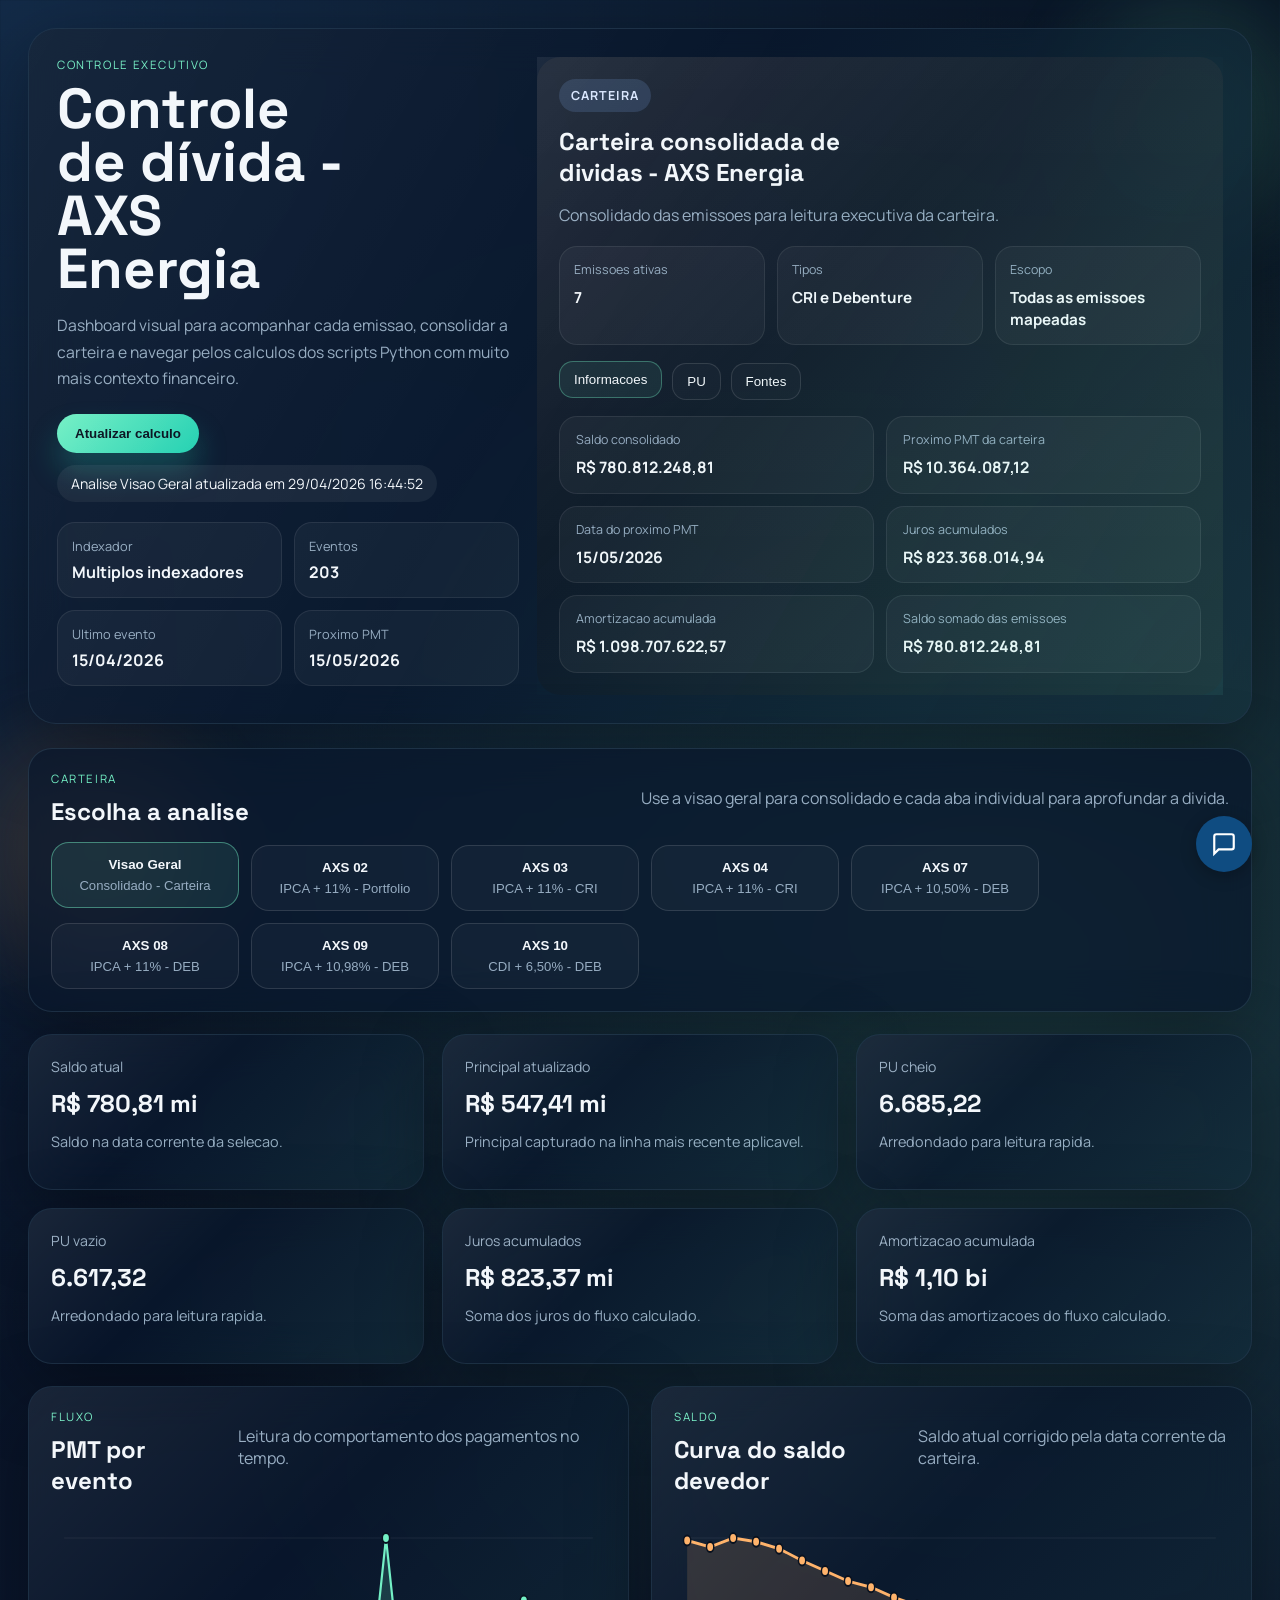
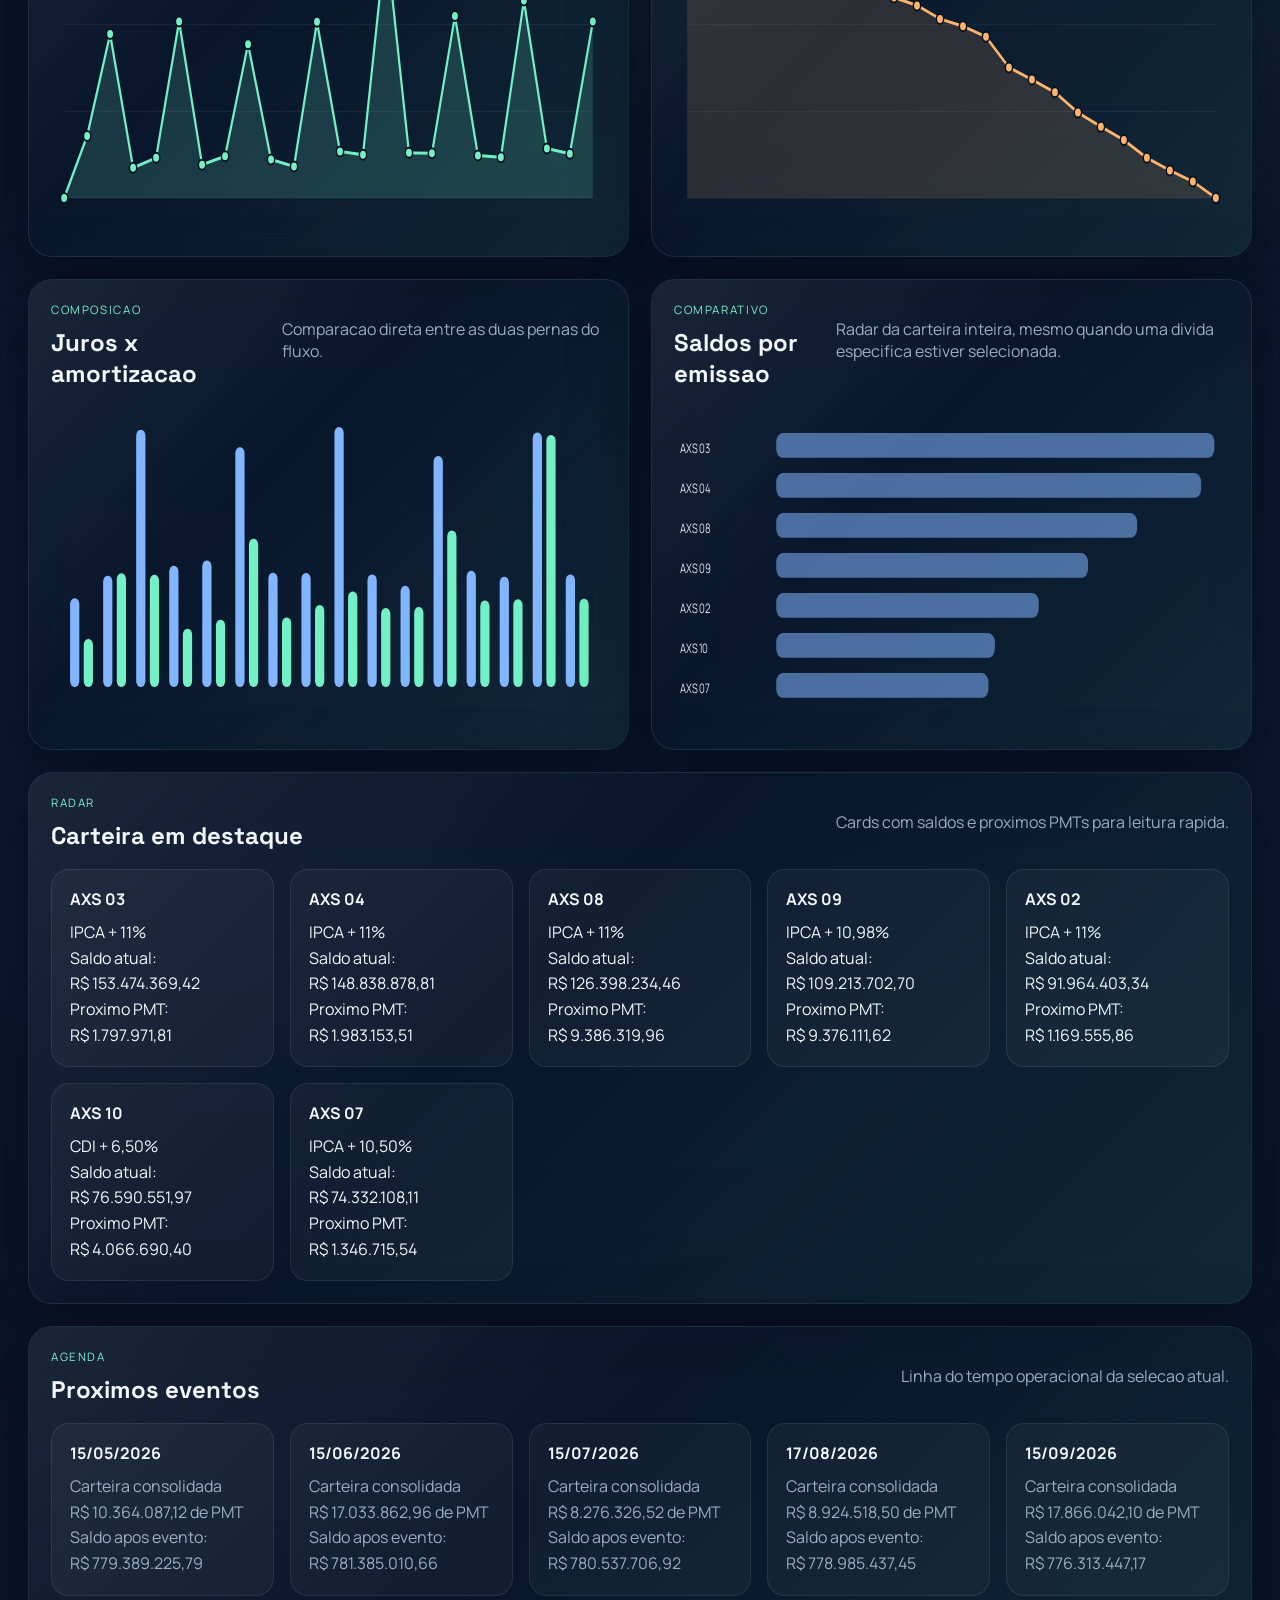
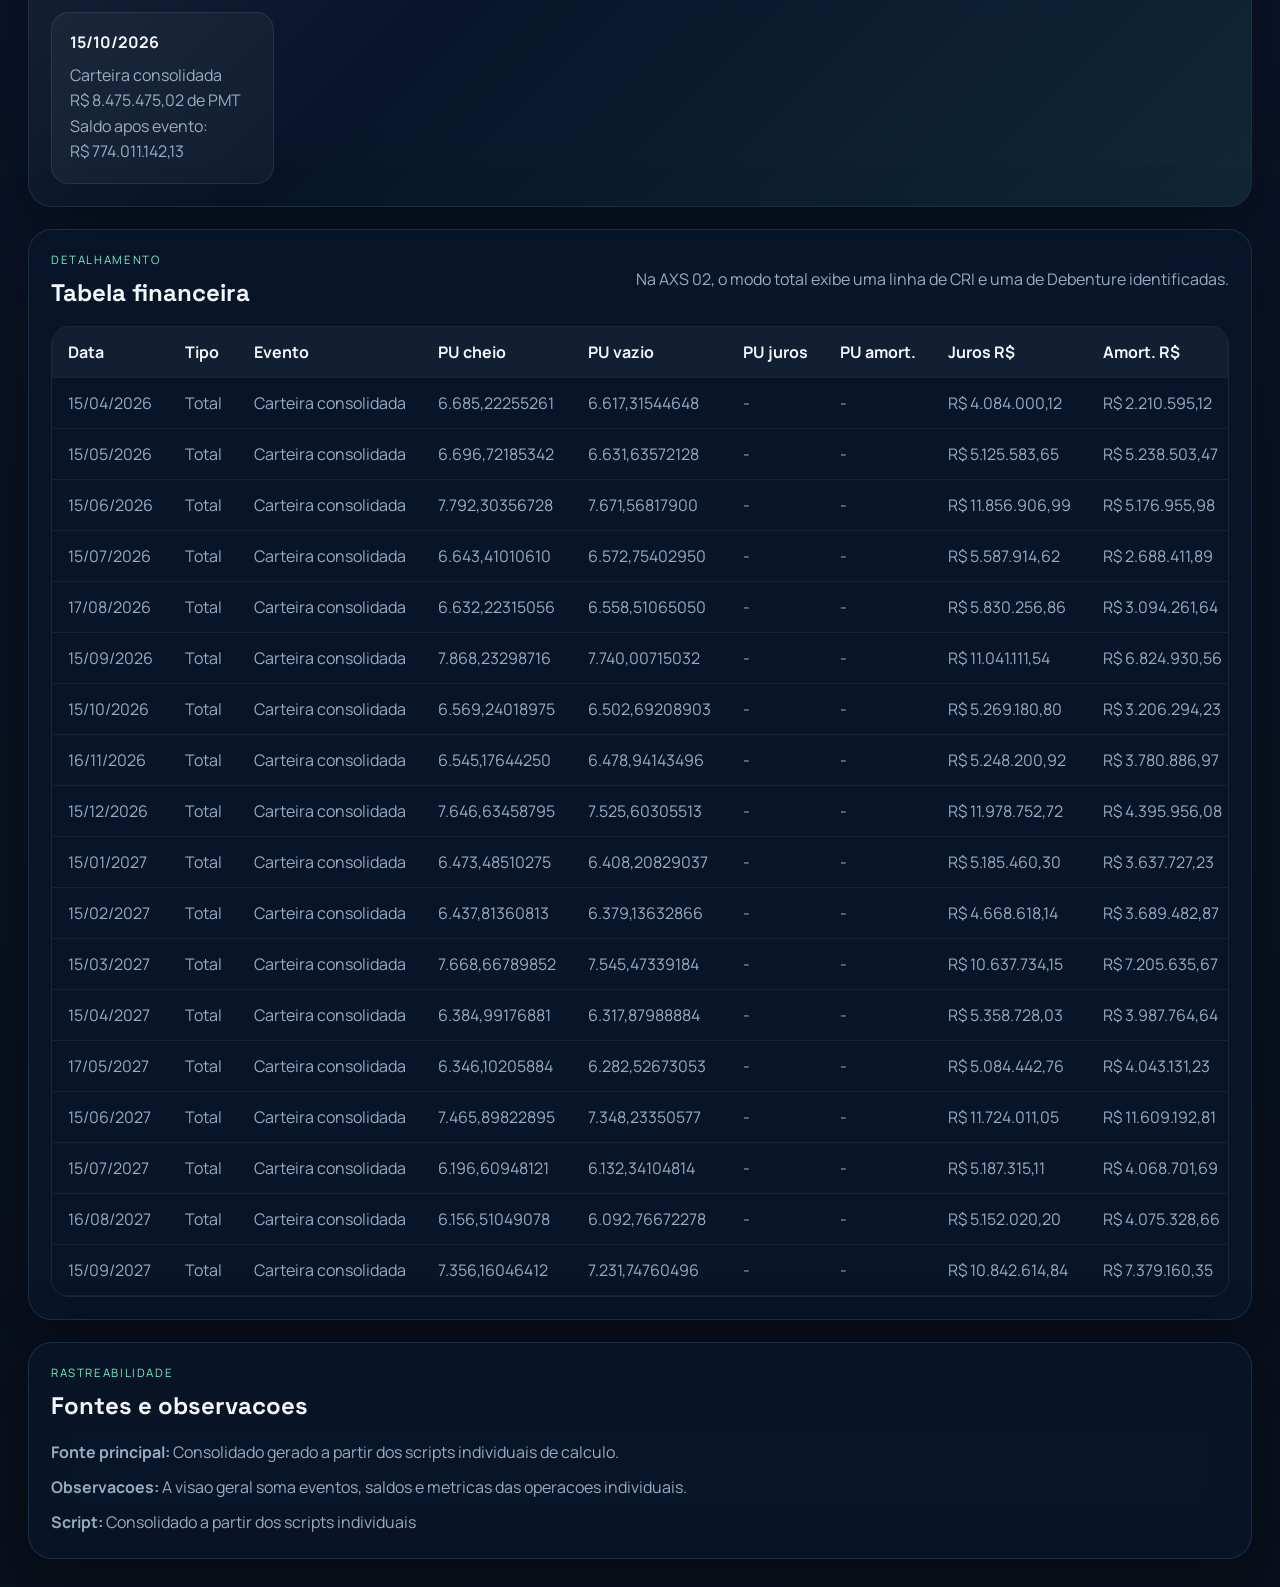
<file: index.html>
<!DOCTYPE html>
<html lang="pt-BR">
<head> 
  <meta charset="UTF-8">
  <meta name="viewport" content="width=device-width, initial-scale=1.0">
  <title>Controle de d&iacute;vida - AXS Energia</title>
  <link rel="preconnect" href="https://fonts.googleapis.com">
  <link rel="preconnect" href="https://fonts.gstatic.com" crossorigin>
  <link href="https://fonts.googleapis.com/css2?family=Space+Grotesk:wght@400;500;700&family=Manrope:wght@400;500;600;700;800&display=swap" rel="stylesheet">
  <link rel="stylesheet" href="./dashboard.css">
</head>
<body>
  <div class="page-shell">
    <div class="ambient ambient-a"></div>
    <div class="ambient ambient-b"></div>

    <header class="hero">
      <div class="hero-copy">
        <p class="eyebrow">Controle executivo</p>
        <h1>Controle de d&iacute;vida - AXS Energia</h1>
        <p class="hero-text">
          Dashboard visual para acompanhar cada emissao, consolidar a carteira e navegar
          pelos calculos dos scripts Python com muito mais contexto financeiro.
        </p>
        <div class="hero-actions">
          <button id="refreshButton" class="primary-button" type="button">Atualizar calculo</button>
          <span id="statusPill" class="status-pill">Carregando operacoes...</span>
        </div>
        <div id="heroMiniMetrics" class="hero-mini-metrics"></div>
      </div>

      <section class="instrument-panel tilt-card">
        <div class="instrument-header">
          <span id="operationBadge" class="badge-pill">Carteira</span>
          <h2 id="activeOperationName">Selecionando operacao...</h2>
          <p id="activeOperationDescription" class="highlight-text">Preparando o dashboard.</p>
        </div>

        <div id="identityGrid" class="identity-grid"></div>

        <div class="info-tabs">
          <button class="info-tab active" data-panel="overview" type="button">Informacoes</button>
          <button class="info-tab" data-panel="pu" type="button">PU</button>
          <button class="info-tab" data-panel="sources" type="button">Fontes</button>
        </div>

        <div id="infoPanelContent" class="info-panel-content"></div>
      </section>
    </header>

    <main class="content-grid">
      <section class="panel panel-wide">
        <div class="panel-header">
          <div>
            <p class="section-kicker">Carteira</p>
            <h2>Escolha a analise</h2>
          </div>
          <p class="section-note">Use a visao geral para consolidado e cada aba individual para aprofundar a divida.</p>
        </div>
        <div id="operationTabs" class="operation-tabs"></div>
        <div id="variantSection" class="variant-section hidden">
          <div class="variant-header">
            <span>Visao da AXS 02</span>
            <small>Sem selecao extra, o dashboard mostra o total somado de CRI + Debenture.</small>
          </div>
          <div id="variantTabs" class="variant-tabs"></div>
        </div>
      </section>

      <section id="metricsGrid" class="metrics-grid"></section>

      <section class="panel chart-panel tilt-card">
        <div class="panel-header">
          <div>
            <p class="section-kicker">Fluxo</p>
            <h2>PMT por evento</h2>
          </div>
          <p class="section-note">Leitura do comportamento dos pagamentos no tempo.</p>
        </div>
        <div class="chart-wrap">
          <svg id="paymentsChart" class="chart-svg" viewBox="0 0 760 320" preserveAspectRatio="none"></svg>
          <div id="paymentsTooltip" class="chart-tooltip hidden"></div>
        </div>
      </section>

      <section class="panel chart-panel tilt-card">
        <div class="panel-header">
          <div>
            <p class="section-kicker">Saldo</p>
            <h2>Curva do saldo devedor</h2>
          </div>
          <p class="section-note">Saldo atual corrigido pela data corrente da carteira.</p>
        </div>
        <div class="chart-wrap">
          <svg id="balanceChart" class="chart-svg" viewBox="0 0 760 320" preserveAspectRatio="none"></svg>
          <div id="balanceTooltip" class="chart-tooltip hidden"></div>
        </div>
      </section>

      <section class="panel chart-panel tilt-card">
        <div class="panel-header">
          <div>
            <p class="section-kicker">Composicao</p>
            <h2>Juros x amortizacao</h2>
          </div>
          <p class="section-note">Comparacao direta entre as duas pernas do fluxo.</p>
        </div>
        <div class="chart-wrap">
          <svg id="compositionChart" class="chart-svg" viewBox="0 0 760 320" preserveAspectRatio="none"></svg>
          <div id="compositionTooltip" class="chart-tooltip hidden"></div>
        </div>
      </section>

      <section class="panel chart-panel tilt-card">
        <div class="panel-header">
          <div>
            <p class="section-kicker">Comparativo</p>
            <h2>Saldos por emissao</h2>
          </div>
          <p class="section-note">Radar da carteira inteira, mesmo quando uma divida especifica estiver selecionada.</p>
        </div>
        <div class="chart-wrap">
          <svg id="comparisonChart" class="chart-svg" viewBox="0 0 760 320" preserveAspectRatio="none"></svg>
          <div id="comparisonTooltip" class="chart-tooltip hidden"></div>
        </div>
      </section>

      <section class="panel panel-wide tilt-card">
        <div class="panel-header">
          <div>
            <p class="section-kicker">Radar</p>
            <h2>Carteira em destaque</h2>
          </div>
          <p class="section-note">Cards com saldos e proximos PMTs para leitura rapida.</p>
        </div>
        <div id="comparisonCards" class="comparison-cards"></div>
      </section>

      <section class="panel panel-wide tilt-card">
        <div class="panel-header">
          <div>
            <p class="section-kicker">Agenda</p>
            <h2>Proximos eventos</h2>
          </div>
          <p class="section-note">Linha do tempo operacional da selecao atual.</p>
        </div>
        <div id="timeline" class="timeline"></div>
      </section>

      <section class="panel panel-wide">
        <div class="panel-header">
          <div>
            <p class="section-kicker">Detalhamento</p>
            <h2>Tabela financeira</h2>
          </div>
          <p class="section-note">Na AXS 02, o modo total exibe uma linha de CRI e uma de Debenture identificadas.</p>
        </div>
        <div class="table-shell">
          <table class="data-table">
            <thead>
              <tr>
                <th>Data</th>
                <th>Tipo</th>
                <th>Evento</th>
                <th>PU cheio</th>
                <th>PU vazio</th>
                <th>PU juros</th>
                <th>PU amort.</th>
                <th>Juros R$</th>
                <th>Amort. R$</th>
                <th>PMT total</th>
                <th>Principal</th>
                <th>Saldo</th>
              </tr>
            </thead>
            <tbody id="eventsTableBody"></tbody>
          </table>
        </div>
      </section>

      <section class="panel panel-wide source-panel">
        <div class="panel-header">
          <div>
            <p class="section-kicker">Rastreabilidade</p>
            <h2>Fontes e observacoes</h2>
          </div>
        </div>
        <div id="sourceInfo" class="source-info"></div>
      </section>
    </main>
  </div>

  <script src="./dashboard.js"></script>
  <script>
(function () {
  const API_URL = "/api/chat";
  const MAX_HISTORICO = 10;
  let historico = [];
  let carregando = false;
  const style = document.createElement("style");
  style.textContent = `
    #axs-chat-btn { position: fixed; bottom: 28px; right: 28px; width: 56px; height: 56px; border-radius: 50%; background: #0f4c81; color: #fff; border: none; cursor: pointer; display: flex; align-items: center; justify-content: center; box-shadow: 0 4px 16px rgba(0,0,0,0.25); z-index: 9998; transition: transform 0.2s; }
    #axs-chat-btn:hover { background: #1565a8; transform: scale(1.07); }
    #axs-chat-box { position: fixed; bottom: 96px; right: 28px; width: 360px; max-height: 520px; background: #fff; border-radius: 14px; box-shadow: 0 8px 32px rgba(0,0,0,0.2); display: flex; flex-direction: column; z-index: 9999; overflow: hidden; font-family: Inter, system-ui, sans-serif; font-size: 14px; opacity: 0; pointer-events: none; transform: translateY(12px); transition: opacity 0.2s, transform 0.2s; }
    #axs-chat-box.aberto { opacity: 1; pointer-events: all; transform: translateY(0); }
    #axs-chat-header { background: #0f4c81; color: #fff; padding: 14px 18px; display: flex; align-items: center; gap: 10px; }
    #axs-chat-header span { font-weight: 600; font-size: 15px; }
    #axs-chat-header small { font-size: 11px; opacity: 0.8; display: block; }
    #axs-chat-fechar { margin-left: auto; background: none; border: none; color: #fff; cursor: pointer; font-size: 20px; opacity: 0.8; }
    #axs-chat-msgs { flex: 1; overflow-y: auto; padding: 16px; display: flex; flex-direction: column; gap: 12px; background: #f5f7fa; }
    .axs-msg { max-width: 85%; padding: 10px 14px; border-radius: 12px; line-height: 1.5; word-break: break-word; white-space: pre-wrap; }
    .axs-msg.usuario { background: #0f4c81; color: #fff; align-self: flex-end; }
    .axs-msg.ia { background: #fff; color: #1a1a2e; align-self: flex-start; box-shadow: 0 1px 4px rgba(0,0,0,0.08); }
    .axs-msg.digitando { background: #fff; color: #888; align-self: flex-start; font-style: italic; }
    #axs-chat-form { display: flex; padding: 12px; gap: 8px; border-top: 1px solid #e5e8ec; background: #fff; }
    #axs-chat-input { flex: 1; padding: 10px 12px; border: 1px solid #dce1e9; border-radius: 8px; outline: none; font-size: 14px; font-family: inherit; resize: none; }
    #axs-chat-input:focus { border-color: #0f4c81; }
    #axs-chat-enviar { background: #0f4c81; color: #fff; border: none; border-radius: 8px; padding: 0 14px; cursor: pointer; font-size: 18px; }
    #axs-chat-enviar:hover:not(:disabled) { background: #1565a8; }
    #axs-chat-enviar:disabled { background: #a0b4c8; cursor: not-allowed; }
  `;
  document.head.appendChild(style);
  document.body.insertAdjacentHTML("beforeend", `
    <button id="axs-chat-btn" title="Assistente de Contratos AXS">
      <svg width="26" height="26" viewBox="0 0 24 24" fill="none" stroke="currentColor" stroke-width="2"><path d="M21 15a2 2 0 0 1-2 2H7l-4 4V5a2 2 0 0 1 2-2h14a2 2 0 0 1 2 2z"/></svg>
    </button>
    <div id="axs-chat-box">
      <div id="axs-chat-header">
        <div><span>Assistente AXS</span><small>Perguntas sobre contratos e emissoes</small></div>
        <button id="axs-chat-fechar">x</button>
      </div>
      <div id="axs-chat-msgs">
        <div class="axs-msg ia">Ola! Faca perguntas sobre os contratos, aditamentos e emissoes de divida da AXS Energia.</div>
      </div>
      <div id="axs-chat-form">
        <textarea id="axs-chat-input" placeholder="Digite sua pergunta..." rows="1"></textarea>
        <button id="axs-chat-enviar">&#10148;</button>
      </div>
    </div>
  `);
  const btn = document.getElementById("axs-chat-btn");
  const box = document.getElementById("axs-chat-box");
  const fechar = document.getElementById("axs-chat-fechar");
  const msgs = document.getElementById("axs-chat-msgs");
  const input = document.getElementById("axs-chat-input");
  const enviar = document.getElementById("axs-chat-enviar");
  btn.addEventListener("click", () => { box.classList.toggle("aberto"); if (box.classList.contains("aberto")) input.focus(); });
  fechar.addEventListener("click", () => box.classList.remove("aberto"));
  input.addEventListener("keydown", (e) => { if (e.key === "Enter" && !e.shiftKey) { e.preventDefault(); enviarMensagem(); } });
  enviar.addEventListener("click", enviarMensagem);
  function adicionarMensagem(texto, tipo) {
    const div = document.createElement("div");
    div.className = "axs-msg " + tipo;
    div.textContent = texto;
    msgs.appendChild(div);
    msgs.scrollTop = msgs.scrollHeight;
    return div;
  }
  async function enviarMensagem() {
    const pergunta = input.value.trim();
    if (!pergunta || carregando) return;
    carregando = true; enviar.disabled = true; input.value = "";
    adicionarMensagem(pergunta, "usuario");
    const digitando = adicionarMensagem("Buscando nos documentos...", "digitando");
    historico.push({ role: "user", content: pergunta });
    if (historico.length > MAX_HISTORICO) historico = historico.slice(-MAX_HISTORICO);
    try {
      const res = await fetch(API_URL, { method: "POST", headers: { "Content-Type": "application/json" }, body: JSON.stringify({ pergunta, historico: historico.slice(0, -1) }) });
      const data = await res.json();
      digitando.remove();
      if (data.resposta) { adicionarMensagem(data.resposta, "ia"); historico.push({ role: "assistant", content: data.resposta }); }
      else { adicionarMensagem("Nao consegui obter resposta. Tente novamente.", "ia"); historico.pop(); }
    } catch (err) {
      digitando.remove();
      adicionarMensagem("Erro de conexao. Verifique sua rede.", "ia");
      historico.pop();
    }
    carregando = false; enviar.disabled = false; input.focus();
  }
})();
</script>
</body>
</html>
</file>
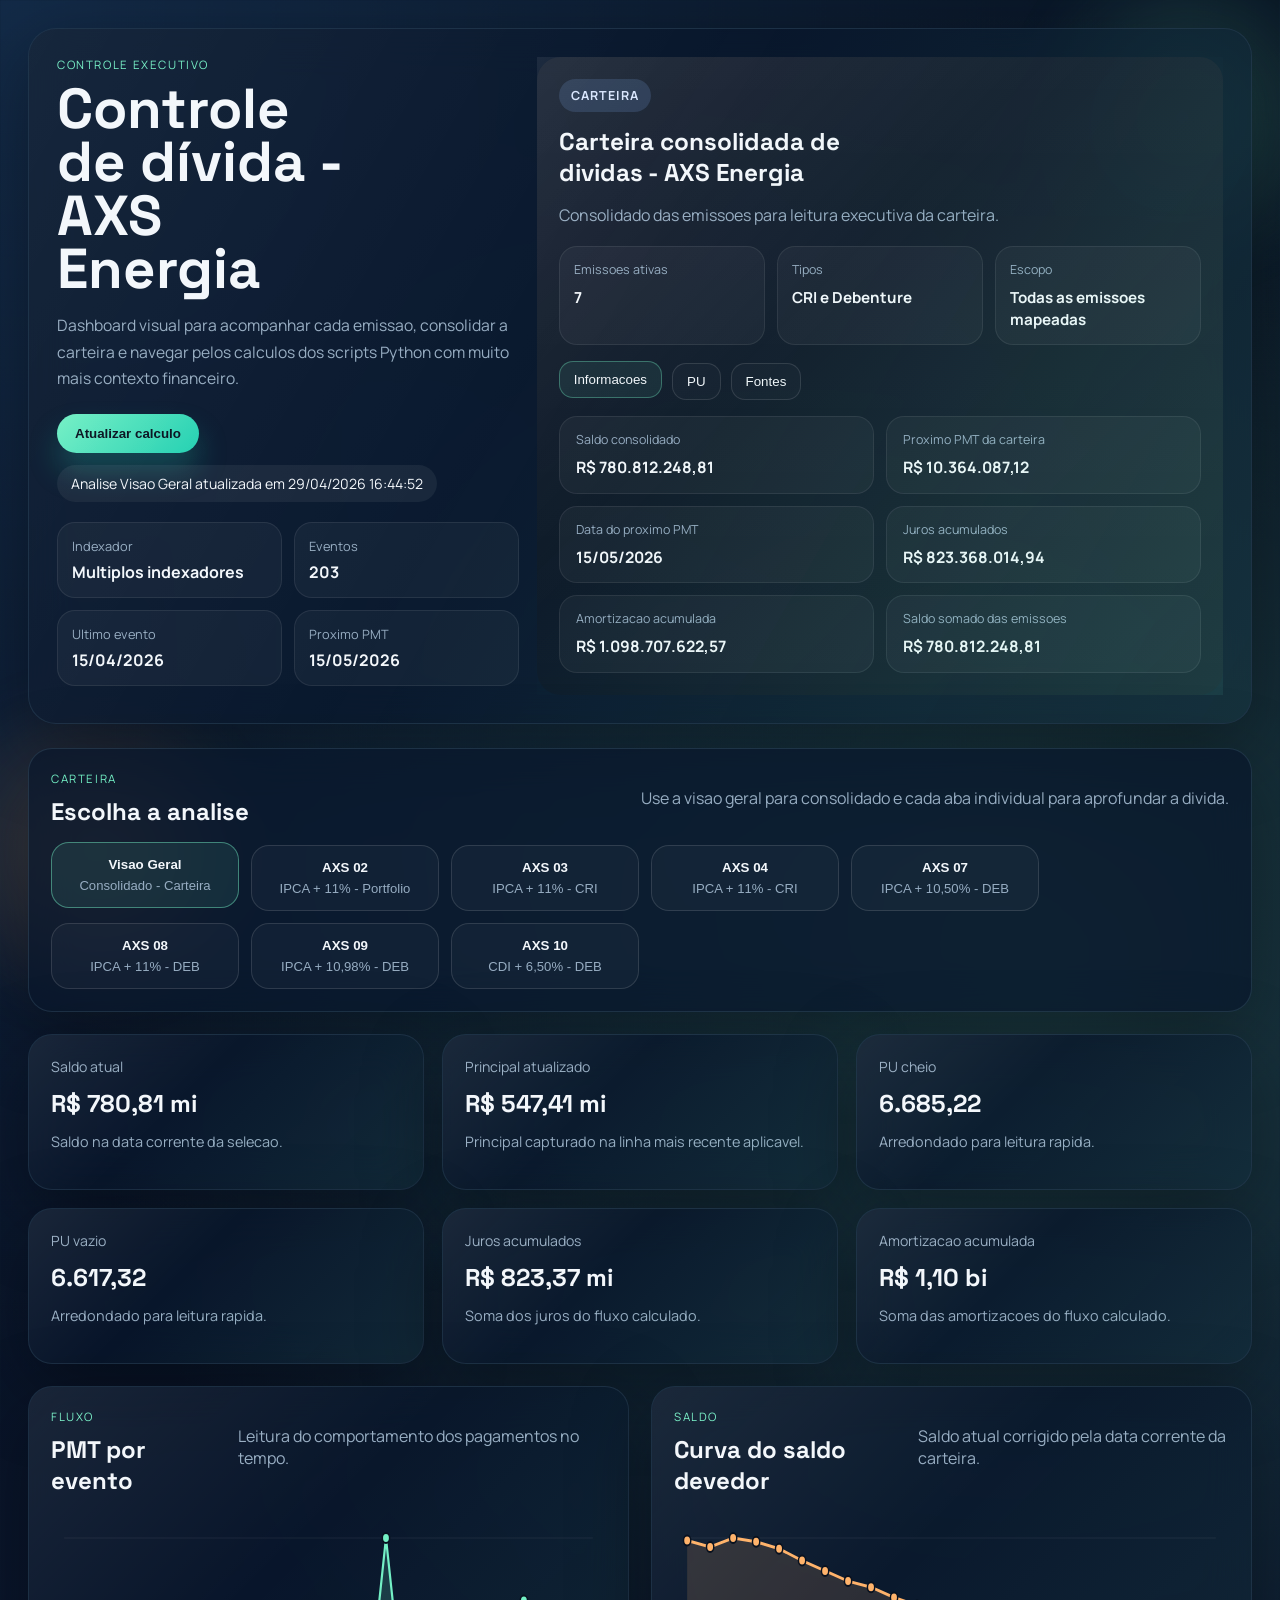
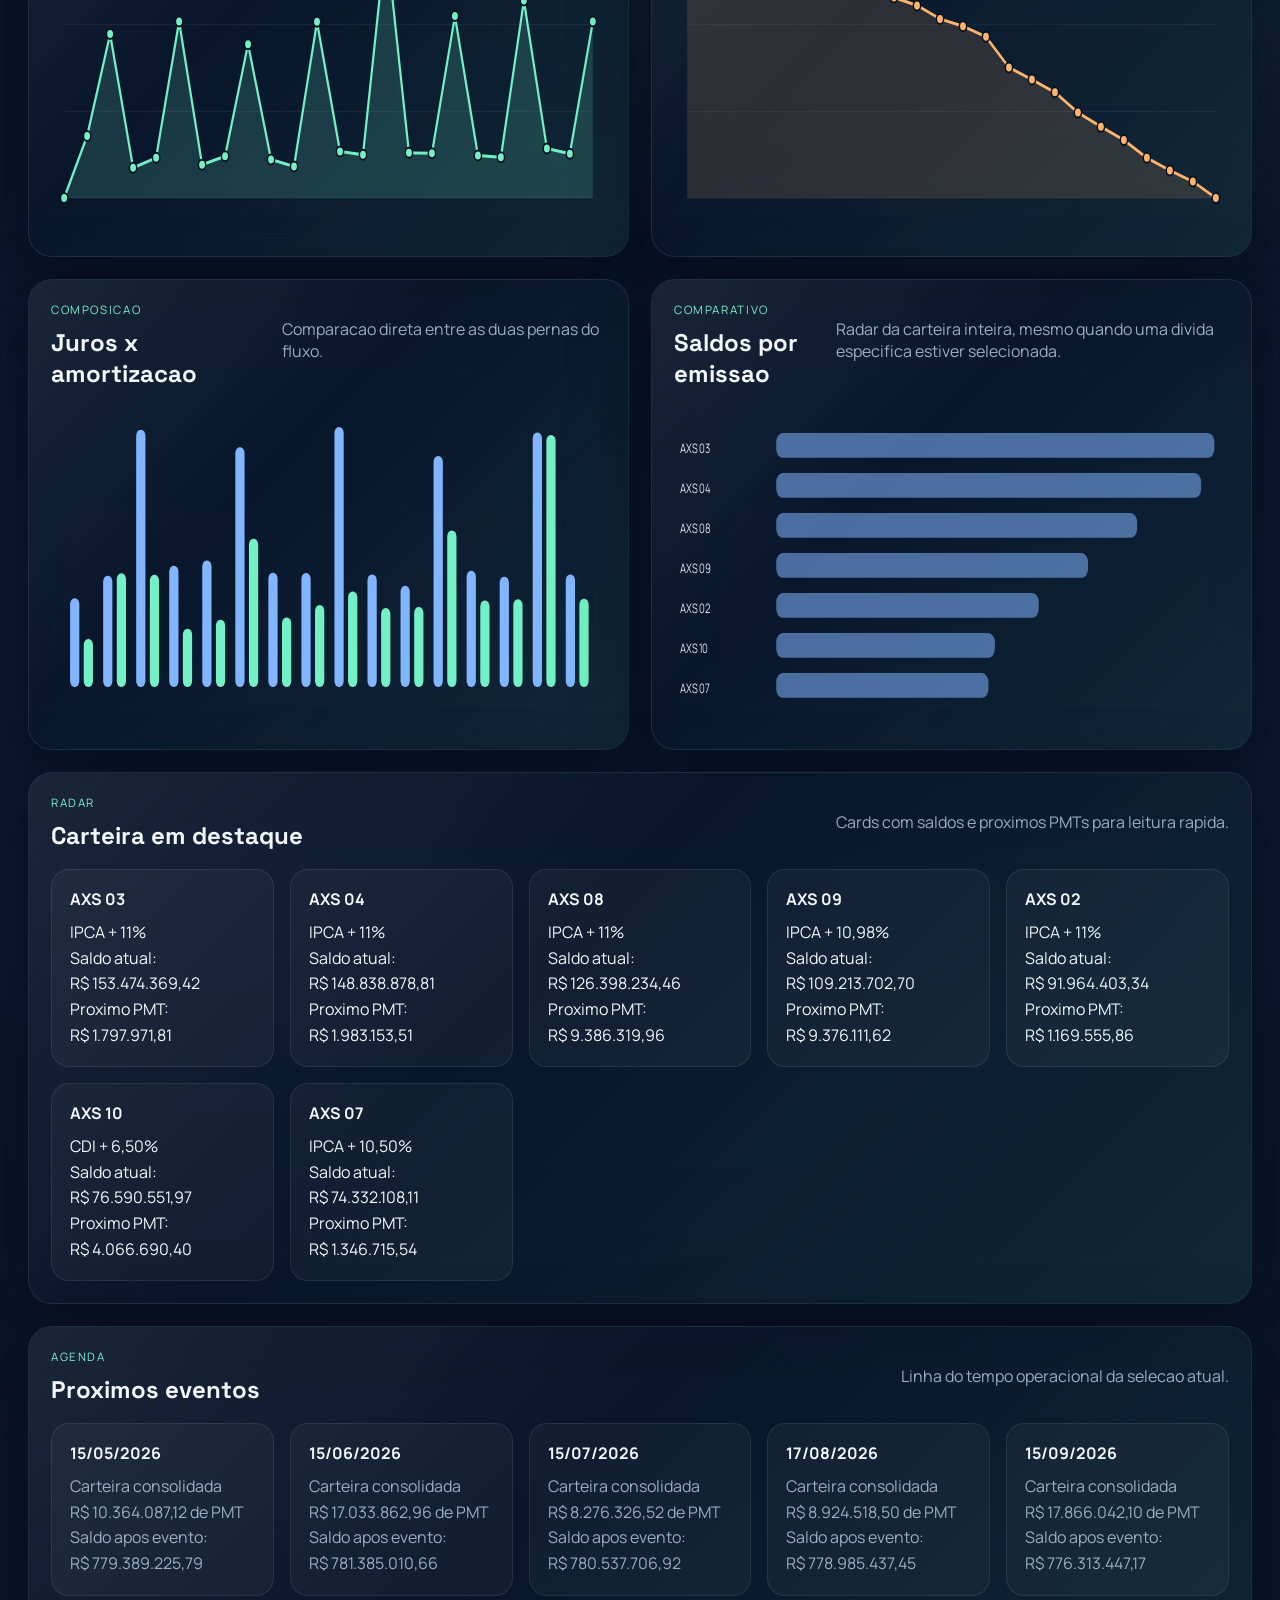
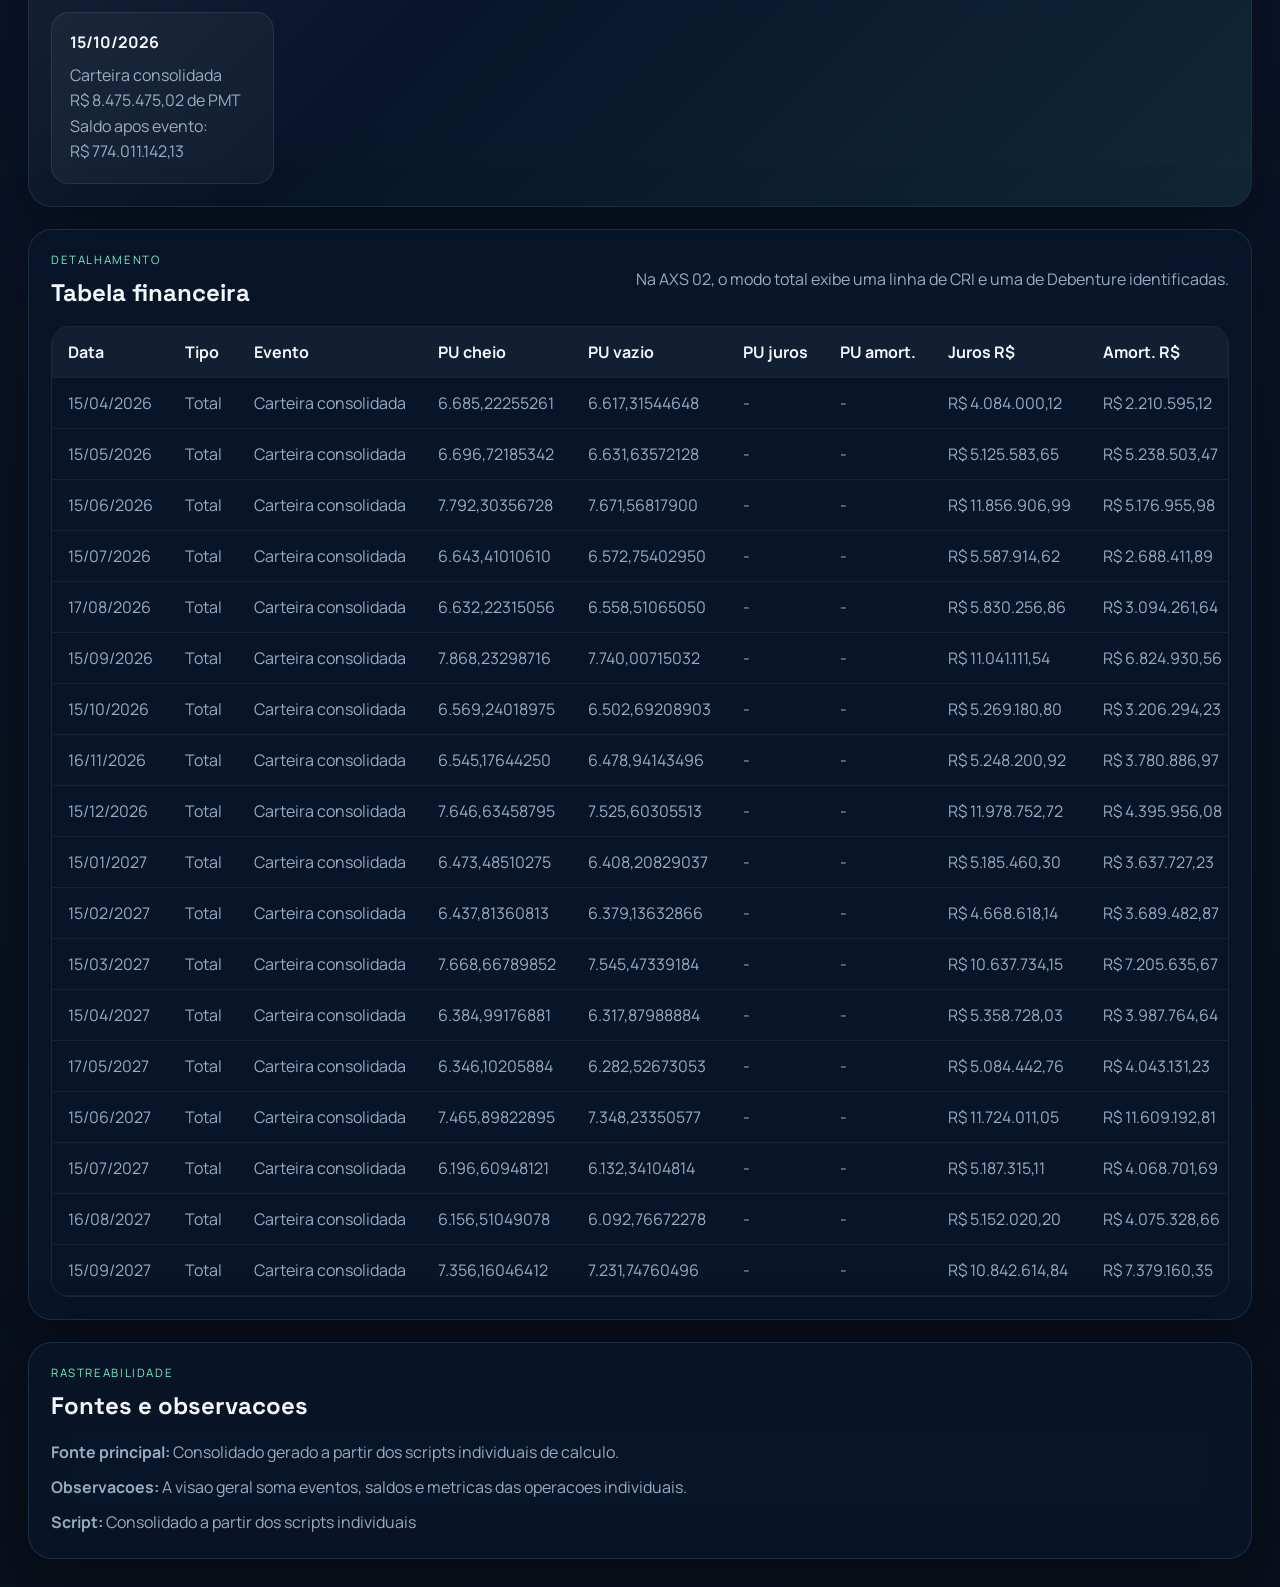
<file: dashhtml.html>
<!DOCTYPE html>
<html lang="pt-BR">
<head>
  <meta charset="UTF-8">
  <meta name="viewport" content="width=device-width, initial-scale=1.0">
  <title>Controle de d&iacute;vida - AXS Energia</title>
  <link rel="preconnect" href="https://fonts.googleapis.com">
  <link rel="preconnect" href="https://fonts.gstatic.com" crossorigin>
  <link href="https://fonts.googleapis.com/css2?family=Space+Grotesk:wght@400;500;700&family=Manrope:wght@400;500;600;700;800&display=swap" rel="stylesheet">
  <link rel="stylesheet" href="./dashboard.css">
</head>
<body>
  <div class="page-shell">
    <div class="ambient ambient-a"></div>
    <div class="ambient ambient-b"></div>

    <header class="hero">
      <div class="hero-copy">
        <p class="eyebrow">Controle executivo</p>
        <h1>Controle de d&iacute;vida - AXS Energia</h1>
        <p class="hero-text">
          Dashboard visual para acompanhar cada emissao, consolidar a carteira e navegar
          pelos calculos dos scripts Python com muito mais contexto financeiro.
        </p>
        <div class="hero-actions">
          <button id="refreshButton" class="primary-button" type="button">Atualizar calculo</button>
          <span id="statusPill" class="status-pill">Carregando operacoes...</span>
        </div>
        <div id="heroMiniMetrics" class="hero-mini-metrics"></div>
      </div>

      <section class="instrument-panel tilt-card">
        <div class="instrument-header">
          <span id="operationBadge" class="badge-pill">Carteira</span>
          <h2 id="activeOperationName">Selecionando operacao...</h2>
          <p id="activeOperationDescription" class="highlight-text">Preparando o dashboard.</p>
        </div>

        <div id="identityGrid" class="identity-grid"></div>

        <div class="info-tabs">
          <button class="info-tab active" data-panel="overview" type="button">Informacoes</button>
          <button class="info-tab" data-panel="pu" type="button">PU</button>
          <button class="info-tab" data-panel="sources" type="button">Fontes</button>
        </div>

        <div id="infoPanelContent" class="info-panel-content"></div>
      </section>
    </header>

    <main class="content-grid">
      <section class="panel panel-wide">
        <div class="panel-header">
          <div>
            <p class="section-kicker">Carteira</p>
            <h2>Escolha a analise</h2>
          </div>
          <p class="section-note">Use a visao geral para consolidado e cada aba individual para aprofundar a divida.</p>
        </div>
        <div id="operationTabs" class="operation-tabs"></div>
        <div id="variantSection" class="variant-section hidden">
          <div class="variant-header">
            <span>Visao da AXS 02</span>
            <small>Sem selecao extra, o dashboard mostra o total somado de CRI + Debenture.</small>
          </div>
          <div id="variantTabs" class="variant-tabs"></div>
        </div>
      </section>

      <section id="metricsGrid" class="metrics-grid"></section>

      <section class="panel chart-panel tilt-card">
        <div class="panel-header">
          <div>
            <p class="section-kicker">Fluxo</p>
            <h2>PMT por evento</h2>
          </div>
          <p class="section-note">Leitura do comportamento dos pagamentos no tempo.</p>
        </div>
        <div class="chart-wrap">
          <svg id="paymentsChart" class="chart-svg" viewBox="0 0 760 320" preserveAspectRatio="none"></svg>
          <div id="paymentsTooltip" class="chart-tooltip hidden"></div>
        </div>
      </section>

      <section class="panel chart-panel tilt-card">
        <div class="panel-header">
          <div>
            <p class="section-kicker">Saldo</p>
            <h2>Curva do saldo devedor</h2>
          </div>
          <p class="section-note">Saldo atual corrigido pela data corrente da carteira.</p>
        </div>
        <div class="chart-wrap">
          <svg id="balanceChart" class="chart-svg" viewBox="0 0 760 320" preserveAspectRatio="none"></svg>
          <div id="balanceTooltip" class="chart-tooltip hidden"></div>
        </div>
      </section>

      <section class="panel chart-panel tilt-card">
        <div class="panel-header">
          <div>
            <p class="section-kicker">Composicao</p>
            <h2>Juros x amortizacao</h2>
          </div>
          <p class="section-note">Comparacao direta entre as duas pernas do fluxo.</p>
        </div>
        <div class="chart-wrap">
          <svg id="compositionChart" class="chart-svg" viewBox="0 0 760 320" preserveAspectRatio="none"></svg>
          <div id="compositionTooltip" class="chart-tooltip hidden"></div>
        </div>
      </section>

      <section class="panel chart-panel tilt-card">
        <div class="panel-header">
          <div>
            <p class="section-kicker">Comparativo</p>
            <h2>Saldos por emissao</h2>
          </div>
          <p class="section-note">Radar da carteira inteira, mesmo quando uma divida especifica estiver selecionada.</p>
        </div>
        <div class="chart-wrap">
          <svg id="comparisonChart" class="chart-svg" viewBox="0 0 760 320" preserveAspectRatio="none"></svg>
          <div id="comparisonTooltip" class="chart-tooltip hidden"></div>
        </div>
      </section>

      <section class="panel panel-wide tilt-card">
        <div class="panel-header">
          <div>
            <p class="section-kicker">Radar</p>
            <h2>Carteira em destaque</h2>
          </div>
          <p class="section-note">Cards com saldos e proximos PMTs para leitura rapida.</p>
        </div>
        <div id="comparisonCards" class="comparison-cards"></div>
      </section>

      <section class="panel panel-wide tilt-card">
        <div class="panel-header">
          <div>
            <p class="section-kicker">Agenda</p>
            <h2>Proximos eventos</h2>
          </div>
          <p class="section-note">Linha do tempo operacional da selecao atual.</p>
        </div>
        <div id="timeline" class="timeline"></div>
      </section>

      <section class="panel panel-wide">
        <div class="panel-header">
          <div>
            <p class="section-kicker">Detalhamento</p>
            <h2>Tabela financeira</h2>
          </div>
          <p class="section-note">Na AXS 02, o modo total exibe uma linha de CRI e uma de Debenture identificadas.</p>
        </div>
        <div class="table-shell">
          <table class="data-table">
            <thead>
              <tr>
                <th>Data</th>
                <th>Tipo</th>
                <th>Evento</th>
                <th>PU cheio</th>
                <th>PU vazio</th>
                <th>PU juros</th>
                <th>PU amort.</th>
                <th>Juros R$</th>
                <th>Amort. R$</th>
                <th>PMT total</th>
                <th>Principal</th>
                <th>Saldo</th>
              </tr>
            </thead>
            <tbody id="eventsTableBody"></tbody>
          </table>
        </div>
      </section>

      <section class="panel panel-wide source-panel">
        <div class="panel-header">
          <div>
            <p class="section-kicker">Rastreabilidade</p>
            <h2>Fontes e observacoes</h2>
          </div>
        </div>
        <div id="sourceInfo" class="source-info"></div>
      </section>
    </main>
  </div>

  <script src="./dashboard.js"></script>
</body>
</html>
</file>
<file: dashboard.css>
:root {
  --panel: rgba(9, 23, 43, 0.72);
  --panel-border: rgba(170, 225, 255, 0.12);
  --text: #f3f7fb;
  --muted: #97adc2;
  --accent: #73f0c5;
  --accent-strong: #21d0b2;
  --accent-blue: #82b5ff;
  --shadow: 0 24px 80px rgba(0, 0, 0, 0.35);
}

* {
  box-sizing: border-box;
}

html,
body {
  margin: 0;
  min-height: 100%;
  background:
    radial-gradient(circle at top left, rgba(72, 158, 255, 0.18), transparent 28%),
    radial-gradient(circle at 80% 20%, rgba(115, 240, 197, 0.18), transparent 24%),
    linear-gradient(180deg, #07111f 0%, #0b1730 48%, #09101c 100%);
  color: var(--text);
  font-family: "Manrope", sans-serif;
}

body {
  overflow-x: hidden;
}

.page-shell {
  position: relative;
  padding: 28px;
}

.ambient {
  position: fixed;
  width: 340px;
  height: 340px;
  filter: blur(30px);
  opacity: 0.28;
  pointer-events: none;
}

.ambient-a {
  top: -60px;
  right: -80px;
  background: radial-gradient(circle, rgba(115, 240, 197, 0.85), transparent 68%);
}

.ambient-b {
  bottom: -120px;
  left: -80px;
  background: radial-gradient(circle, rgba(255, 179, 107, 0.85), transparent 70%);
}

.hero,
.panel,
.metric-card {
  backdrop-filter: blur(22px);
  background: var(--panel);
  border: 1px solid var(--panel-border);
  box-shadow: var(--shadow);
}

.hero {
  display: grid;
  grid-template-columns: minmax(320px, 0.74fr) minmax(460px, 1.1fr);
  gap: 18px;
  padding: 28px;
  border-radius: 28px;
  position: relative;
  overflow: hidden;
}

.hero::after {
  content: "";
  position: absolute;
  inset: 0;
  background: linear-gradient(120deg, rgba(255, 255, 255, 0.05), transparent 45%, rgba(115, 240, 197, 0.1));
  pointer-events: none;
}

.eyebrow,
.section-kicker {
  text-transform: uppercase;
  letter-spacing: 0.14em;
  font-size: 0.72rem;
  color: var(--accent);
  margin: 0 0 10px;
}

.hero h1,
.hero h2,
.panel h2,
.metric-value {
  font-family: "Space Grotesk", sans-serif;
  margin: 0;
}

.hero h1 {
  max-width: 8ch;
  font-size: clamp(2.1rem, 4.4vw, 4rem);
  line-height: 0.95;
}

.hero-text,
.highlight-text,
.section-note,
.source-info,
.timeline-item p,
.metric-subtitle,
.identity-card span,
.data-pair label,
.variant-header small {
  color: var(--muted);
}

.hero-text {
  max-width: 52ch;
  font-size: 0.98rem;
  line-height: 1.7;
  margin: 16px 0 0;
}

.hero-actions {
  display: flex;
  align-items: center;
  gap: 12px;
  margin-top: 22px;
  flex-wrap: wrap;
}

.hero-mini-metrics {
  display: grid;
  grid-template-columns: repeat(2, minmax(0, 1fr));
  gap: 12px;
  margin-top: 20px;
}

.hero-mini-card,
.identity-card,
.comparison-card,
.timeline-item,
.data-pair,
.variant-tab {
  border-radius: 18px;
  background: rgba(255, 255, 255, 0.04);
  border: 1px solid rgba(255, 255, 255, 0.08);
}

.hero-mini-card {
  padding: 14px;
}

.hero-mini-card span {
  display: block;
  color: var(--muted);
  font-size: 0.8rem;
  margin-bottom: 6px;
}

.hero-mini-card strong {
  font-size: 1rem;
}

.primary-button {
  border: 0;
  border-radius: 999px;
  padding: 12px 18px;
  background: linear-gradient(135deg, var(--accent), var(--accent-strong));
  color: #07111f;
  font-weight: 800;
  cursor: pointer;
  transition: transform 180ms ease, box-shadow 180ms ease;
  box-shadow: 0 18px 30px rgba(33, 208, 178, 0.25);
}

.primary-button:hover {
  transform: translateY(-2px) scale(1.01);
}

.status-pill {
  border-radius: 999px;
  padding: 9px 14px;
  background: rgba(255, 255, 255, 0.06);
  color: var(--text);
  font-size: 0.88rem;
}

.instrument-panel {
  border-radius: 24px;
  padding: 22px;
  align-self: stretch;
  justify-self: end;
  width: 100%;
  max-width: 760px;
  background:
    linear-gradient(180deg, rgba(255, 255, 255, 0.06), rgba(255, 255, 255, 0.02)),
    rgba(8, 17, 31, 0.65);
}

.instrument-header h2 {
  font-size: clamp(1.4rem, 1.9vw, 2rem);
  margin-top: 14px;
  max-width: 20ch;
}

.badge-pill {
  display: inline-flex;
  align-items: center;
  justify-content: center;
  min-width: 64px;
  border-radius: 999px;
  padding: 8px 12px;
  background: rgba(130, 181, 255, 0.16);
  color: #d8e6ff;
  font-size: 0.78rem;
  font-weight: 700;
  letter-spacing: 0.08em;
  text-transform: uppercase;
}

.identity-grid {
  display: grid;
  grid-template-columns: repeat(3, minmax(0, 1fr));
  gap: 12px;
  margin-top: 20px;
}

.identity-card {
  padding: 14px;
}

.identity-card span {
  display: block;
  font-size: 0.78rem;
  margin-bottom: 8px;
}

.identity-card strong {
  font-size: 0.95rem;
}

.info-tabs {
  display: flex;
  gap: 10px;
  margin-top: 18px;
  flex-wrap: wrap;
}

.info-tab {
  border: 1px solid rgba(255, 255, 255, 0.12);
  background: rgba(255, 255, 255, 0.02);
  color: var(--text);
  border-radius: 14px;
  padding: 10px 14px;
  cursor: pointer;
  transition: transform 180ms ease, background 180ms ease, border-color 180ms ease;
}

.info-tab.active,
.info-tab:hover,
.variant-tab.active,
.variant-tab:hover {
  transform: translateY(-2px);
  background: rgba(115, 240, 197, 0.08);
  border-color: rgba(115, 240, 197, 0.35);
}

.info-panel-content {
  margin-top: 16px;
}

.info-grid {
  display: grid;
  grid-template-columns: repeat(2, minmax(0, 1fr));
  gap: 12px;
}

.data-pair {
  padding: 14px 16px;
}

.data-pair label {
  display: block;
  font-size: 0.78rem;
  margin-bottom: 8px;
}

.data-pair strong {
  font-size: 0.98rem;
  line-height: 1.45;
}

.content-grid {
  display: grid;
  grid-template-columns: repeat(12, minmax(0, 1fr));
  gap: 22px;
  margin-top: 24px;
}

.panel,
.metric-card {
  border-radius: 24px;
  padding: 22px;
  position: relative;
  overflow: hidden;
}

.panel-wide {
  grid-column: span 12;
}

.chart-panel {
  grid-column: span 6;
}

.metrics-grid {
  grid-column: span 12;
  display: grid;
  grid-template-columns: repeat(6, minmax(0, 1fr));
  gap: 18px;
}

.metric-card {
  min-height: 150px;
}

.metric-title {
  font-size: 0.88rem;
  color: var(--muted);
  margin: 0 0 12px;
}

.metric-value {
  font-size: clamp(1.35rem, 1.9vw, 2.2rem);
}

.metric-subtitle {
  margin-top: 12px;
  font-size: 0.9rem;
  line-height: 1.5;
}

.panel-header {
  display: flex;
  justify-content: space-between;
  align-items: flex-start;
  gap: 16px;
  margin-bottom: 18px;
}

.operation-tabs,
.variant-tabs {
  display: flex;
  flex-wrap: wrap;
  gap: 12px;
}

.operation-tab,
.variant-tab {
  border: 1px solid rgba(255, 255, 255, 0.12);
  background: rgba(255, 255, 255, 0.03);
  color: var(--text);
  border-radius: 18px;
  padding: 14px 16px;
  min-width: 188px;
  cursor: pointer;
  transition: transform 180ms ease, border-color 180ms ease, background 180ms ease;
}

.variant-section {
  margin-top: 18px;
  padding-top: 18px;
  border-top: 1px solid rgba(255, 255, 255, 0.08);
}

.variant-section.hidden {
  display: none;
}

.variant-header {
  display: flex;
  justify-content: space-between;
  align-items: baseline;
  gap: 12px;
  margin-bottom: 12px;
}

.variant-header span {
  font-size: 0.92rem;
  font-weight: 700;
}

.variant-header small {
  font-size: 0.84rem;
}

.variant-tab {
  min-width: 140px;
  padding: 12px 14px;
}

.operation-tab:hover,
.operation-tab.active {
  transform: translateY(-3px);
  background: rgba(115, 240, 197, 0.09);
  border-color: rgba(115, 240, 197, 0.45);
}

.operation-tab strong,
.operation-tab span {
  display: block;
}

.operation-tab span {
  color: var(--muted);
  font-size: 0.82rem;
  margin-top: 6px;
}

.chart-wrap {
  position: relative;
  height: 320px;
}

.chart-svg {
  width: 100%;
  height: 100%;
  overflow: visible;
}

.chart-tooltip {
  position: absolute;
  min-width: 180px;
  padding: 12px 14px;
  border-radius: 14px;
  background: rgba(5, 14, 25, 0.95);
  border: 1px solid rgba(115, 240, 197, 0.26);
  box-shadow: 0 16px 40px rgba(0, 0, 0, 0.28);
  pointer-events: none;
  transform: translate(-50%, calc(-100% - 14px));
  z-index: 4;
}

.chart-tooltip.hidden {
  display: none;
}

.comparison-cards {
  display: grid;
  grid-template-columns: repeat(auto-fit, minmax(220px, 1fr));
  gap: 16px;
}

.comparison-card,
.timeline-item {
  padding: 18px;
}

.comparison-card h3,
.timeline-item h3 {
  margin: 0 0 10px;
  font-size: 1rem;
}

.comparison-card p,
.timeline-item p {
  margin: 0;
  line-height: 1.6;
}

.timeline {
  display: grid;
  grid-template-columns: repeat(auto-fit, minmax(220px, 1fr));
  gap: 16px;
}

.table-shell {
  overflow: auto;
  border-radius: 18px;
  border: 1px solid rgba(255, 255, 255, 0.08);
}

.data-table {
  width: 100%;
  border-collapse: collapse;
  min-width: 1360px;
}

.data-table thead {
  background: rgba(255, 255, 255, 0.04);
}

.data-table th,
.data-table td {
  padding: 14px 16px;
  text-align: left;
  border-bottom: 1px solid rgba(255, 255, 255, 0.06);
  white-space: nowrap;
}

.data-table td {
  color: var(--muted);
}

.source-info {
  display: grid;
  gap: 8px;
  line-height: 1.7;
}

.tilt-card {
  transform-style: preserve-3d;
  transition: transform 220ms ease, box-shadow 220ms ease;
}

.tilt-card::before,
.metric-card::before {
  content: "";
  position: absolute;
  inset: 0;
  background: linear-gradient(135deg, rgba(255, 255, 255, 0.07), transparent 40%, rgba(115, 240, 197, 0.08));
  pointer-events: none;
}

@media (max-width: 1280px) {
  .metrics-grid {
    grid-template-columns: repeat(3, minmax(0, 1fr));
  }
}

@media (max-width: 1100px) {
  .hero,
  .chart-panel,
  .metrics-grid {
    grid-column: span 12;
  }

  .hero {
    grid-template-columns: 1fr;
  }

  .hero-mini-metrics,
  .identity-grid,
  .info-grid,
  .metrics-grid {
    grid-template-columns: repeat(2, minmax(0, 1fr));
  }

  .instrument-panel {
    max-width: none;
  }
}

@media (max-width: 720px) {
  .page-shell {
    padding: 16px;
  }

  .hero,
  .panel,
  .metric-card,
  .instrument-panel {
    border-radius: 20px;
    padding: 18px;
  }

  .hero-mini-metrics,
  .identity-grid,
  .info-grid,
  .metrics-grid {
    grid-template-columns: 1fr;
  }

  .chart-panel {
    grid-column: span 12;
  }

  .panel-header,
  .variant-header {
    flex-direction: column;
  }
}
</file>
